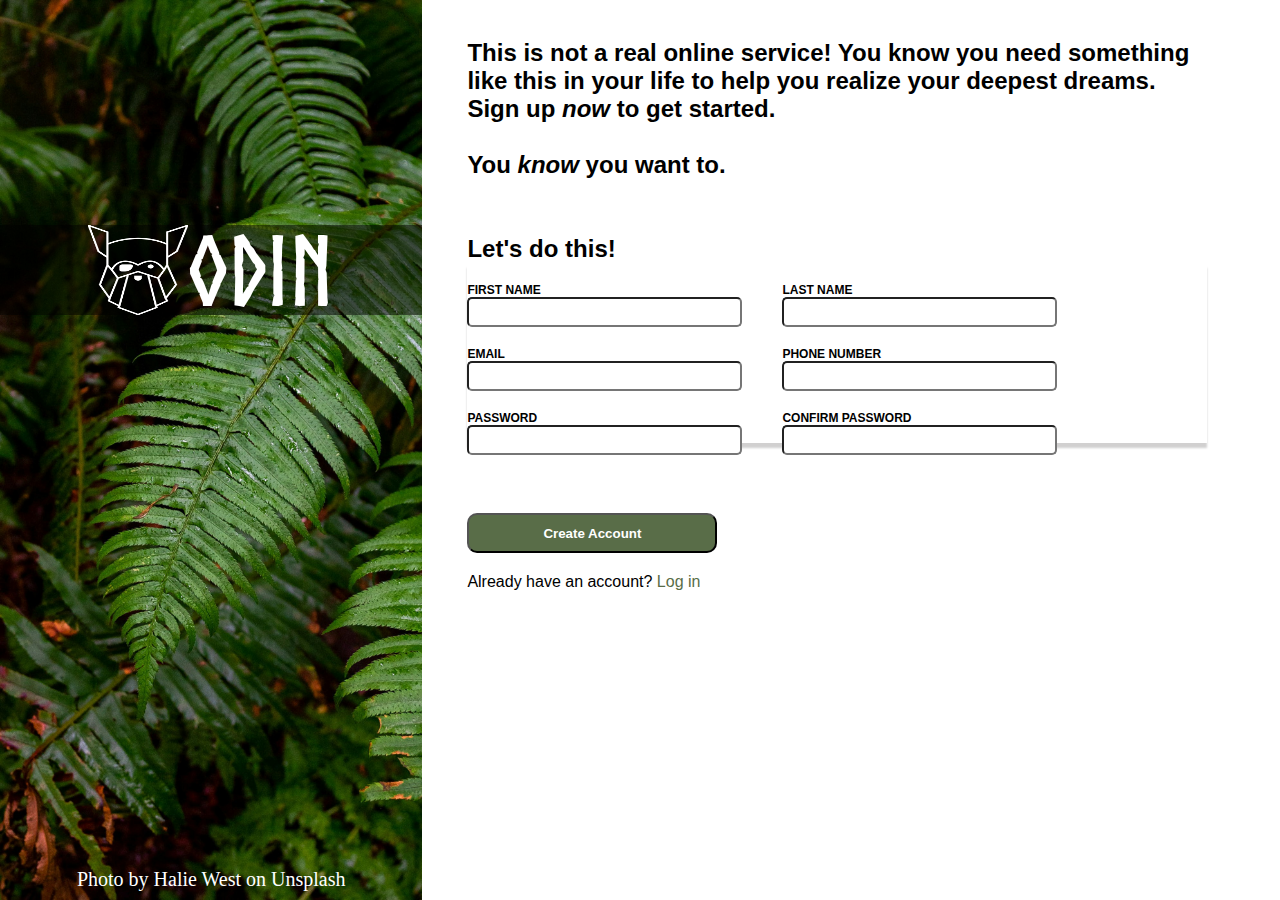
<file: index.html>
<!DOCTYPE html>
<html lang="en">
<head>
    <meta charset="UTF-8">
    <meta name="viewport" content="width=device-width, initial-scale=1.0">
    <title>Document</title>
    <link rel="stylesheet" href="styles.css">
</head>
<body>
    <div class="container">
        <div class="side-images">
            <div class="odin-banner">
                <img class="odin-logo" src="./img/odin-lined.png">
                <p class="odin-text">ODIN</p>
            </div> 
            <p class="photo-credit">
                Photo by Halie West on Unsplash
            </p>
        </div>
        <div class="sign-up">

            <p class="page-text">
                This is not a real online service! You know you need something like this in your life to help you realize your deepest dreams. Sign up <i>now</i> to get started.
                <br>
                <br>
                You <i>know</i> you want to.
                <br>
                <br>
                <br>
                Let's do this!
            </p>
            <div class="form-border">
                <form class="the-form" action="localhost" method="post">
                    <div class="form-row">
                        <div class="form-input">
                            <label for="first_name">FIRST NAME</label>
                            <input class="input-field" type="text" id="first_name" name="first_name">
                        </div>
                        <div class="form-input">
                            <label for="last_name">LAST NAME</label>
                            <input class="input-field" type="text" id="last_name" name="last_name">
                        </div>
                    </div>
                    <div class="form-row">
                        <div class="form-input">
                            <label for="email">EMAIL</label>
                            <input class="input-field" type="text" id="email" name="email">
                        </div>
                        <div class="form-input">
                            <label for="phone">PHONE NUMBER</label>
                            <input class="input-field" type="text" id="phone" name="phone">
                        </div>
                    </div>
                    <div class="form-row">
                        <div class="form-input">
                            <label for="password">PASSWORD</label>
                            <input class="input-field" type="text" id="password" name="password">
                        </div>
                        <div class="form-input">
                            <label for="confirm_password">CONFIRM PASSWORD</label>
                            <input class="input-field" type="text" id="confirm_password" name="confirm_password">
                        </div>
                    </div>
            </div>
                <div class="form-bottom">
                    <button type="submit">Create Account</button> 
                <p class="sign-in">Already have an account? <a href="url">Log in</a></p>
                </div>
                   
            </form>
        </div>
    </div>
</body>
</html>
</file>
<file: styles.css>
*{
    margin: 0px;
    padding: 0px;
    box-sizing: border-box;
}

@font-face{
    font-family: norse;
    src: url(./fonts/Norse-Bold.otf);
}

body{
    height:100vh;
    width: 100vw;
    display:flex;
}

.container{
    height: 100%;
    width: 100%;
    display: flex;
}

.side-images{
    background: url(./img/hwestUnsplash.jpg);
    background-size: cover;
    height: 100%;
    width: min(650px, 33vw);
    display: flex;
    align-items: center;
    justify-content: space-between;
    flex-direction: column;

}

.odin-banner{
    display: flex;
    position: relative;
    top: 25%;
    align-items: center;
    justify-content: center;
    width: 100%;
    height: 10%;
    background-color: rgba(0, 0, 0, 0.5);
}

.odin-logo{
    height: 100%;
    width: max(15%, 100px);
}

.odin-text{
    color: white;
    font-size: 96px;
    font-family: norse;
}

.photo-credit{
    color: white;
    font-size: 20px;
    position: relative;
    bottom: 1%;
}

.sign-up{
    display: flex;
    flex-direction: column;
    justify-content: center;
    position: relative;
    left: 45px;
    bottom: 180px;
    
}

.page-text{
    font-weight: bold;
    font-family: Arial, Helvetica, sans-serif;
    font-size: 24px;
    width: 740px;
    
}

.the-form{
    position: relative;
    top: 20px;
    display: flex;
    flex-direction: column;
    gap: 20px;
    
}

.form-row{
    display: flex;
    gap: 40px;
}

.form-input{
    display: flex;
    flex-direction: column;
}

.input-field{
    height: 30px;
    width: 275px;
    border-radius: 5px;
}

input:focus{
    outline-color: blue;
}

button{
    font-weight: bold;
    color: white;
    background-color:#596D48;
    border-radius: 10px;
    height: 40px;
    width: 250px;
    position: relative;
    bottom: 20px;
}


.form-bottom{
    position: relative;
    top: 90px;
}

.form-border{
    height: 20%;
    width: 100%;
    box-shadow: 0px 5px 2px rgb(209, 208, 208);
}

.sign-in{
    font-size: 1em;
    font-family: Arial, Helvetica, sans-serif;
}

a:link{
    color: #596D48;
    text-decoration: none;
}

label{
    font-family: Arial, Helvetica, sans-serif;
    font-weight: bold;
    font-size: 12px;
}
</file>
